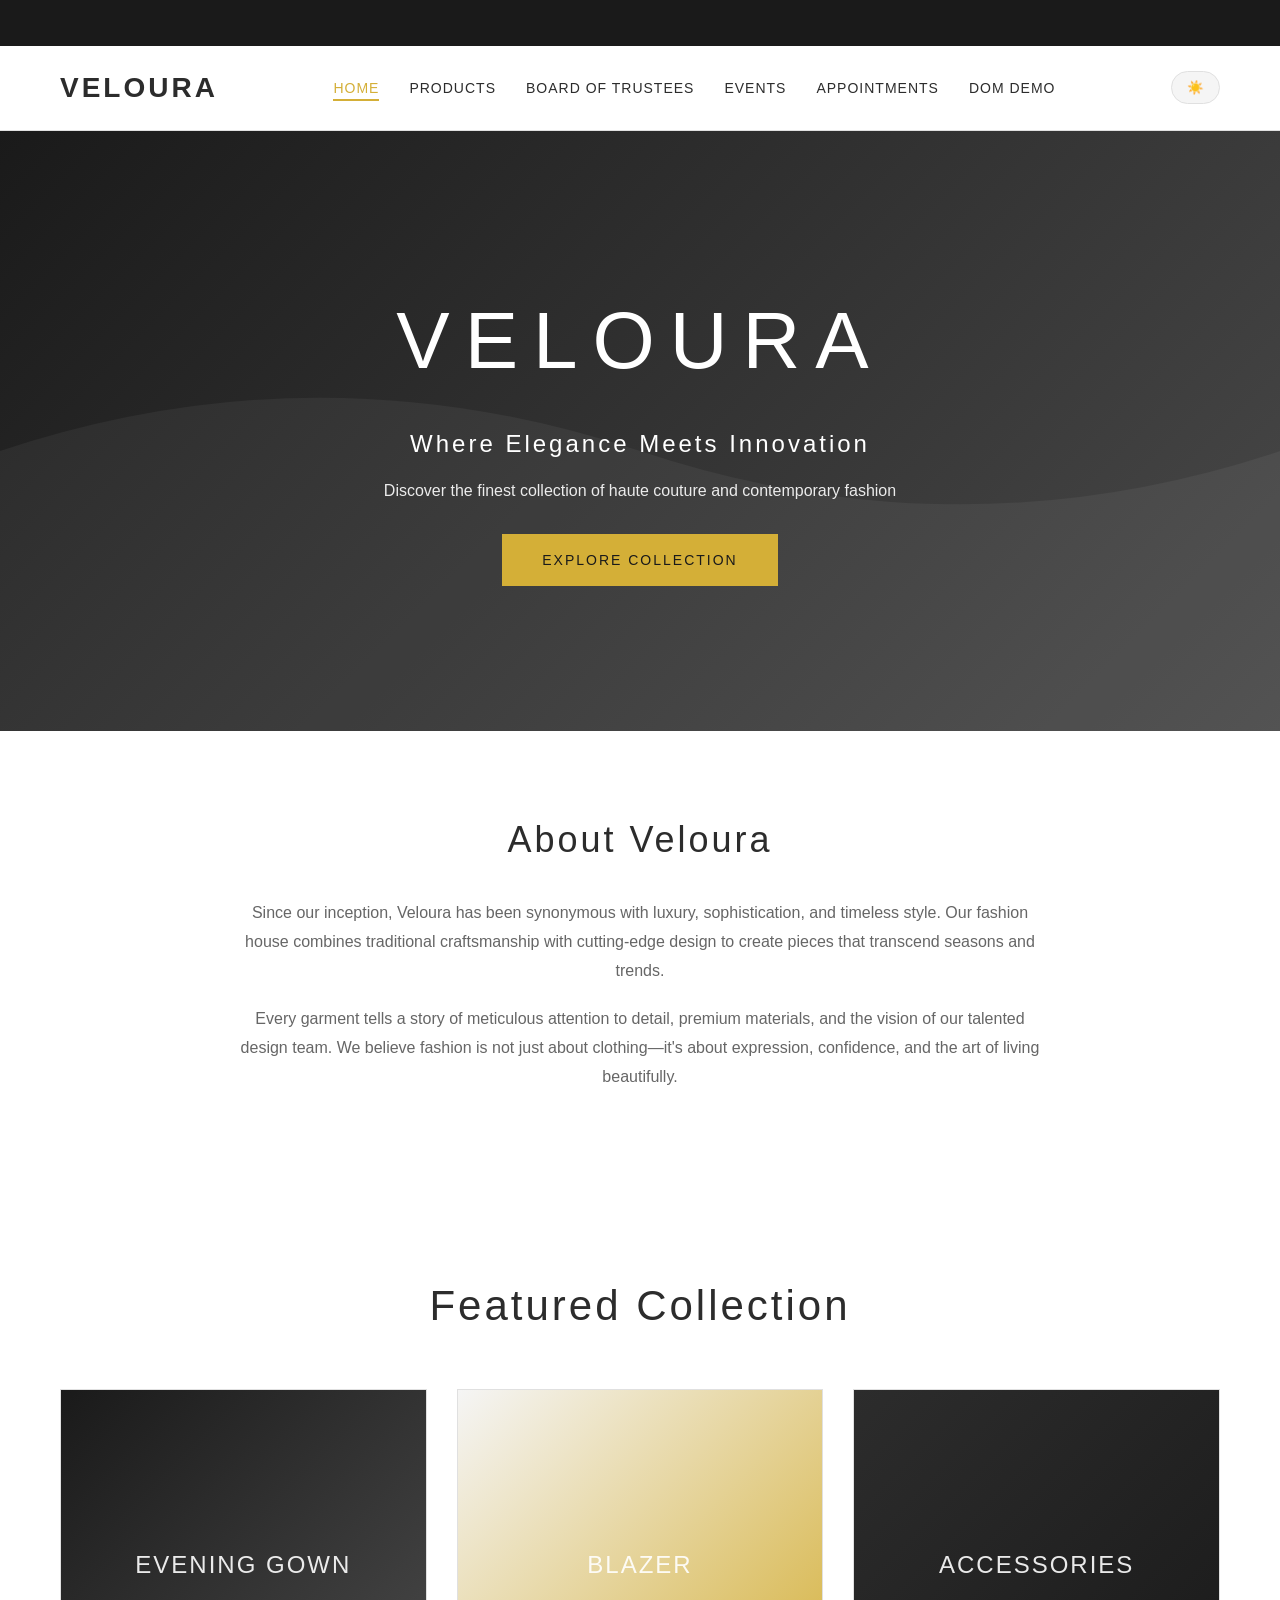
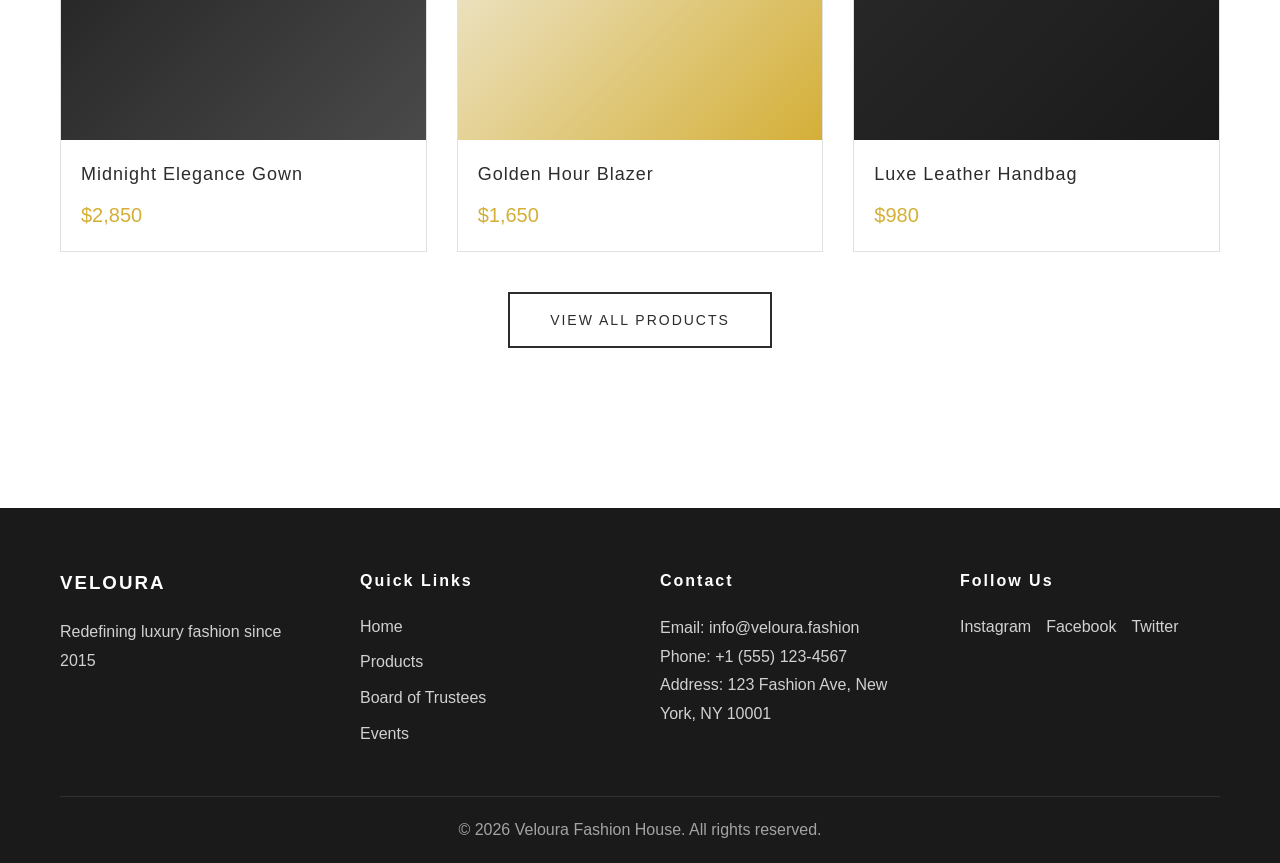
<file: index.html>
<!DOCTYPE html>
<html lang="en">
<head>
    <meta charset="UTF-8">
    <meta name="viewport" content="width=device-width, initial-scale=1.0">
    <title>Veloura Fashion House - Home</title>
    <link rel="stylesheet" href="styles.css">
</head>
<body>
    <!-- Marquee -->
    <div class="marquee">
        <div class="marquee-content">
            <span>Spring Collection Launch - March 30, 2026 | Exclusive VIP Event - April 15, 2026 | Fashion Week Paris - May 20-25, 2026 | Summer Sale Starting June 1st</span>
        </div>
    </div>

    <!-- Navigation -->
    <nav class="navbar">
        <div class="container">
            <div class="nav-brand">VELOURA</div>
            <button class="nav-toggle" id="navToggle">
                <span></span>
                <span></span>
                <span></span>
            </button>
            <ul class="nav-menu" id="navMenu">
                <li><a href="index.html" class="active">Home</a></li>
                <li><a href="products.html">Products</a></li>
                <li><a href="team.html">Board of Trustees</a></li>
                <li><a href="events.html">Events</a></li>
                <li><a href="contact.html">Appointments</a></li>
                <li><a href="dom.html">DOM Demo</a></li>
            </ul>
            <button class="theme-toggle" id="themeToggle">
                <span class="sun">☀️</span>
                <span class="moon">🌙</span>
            </button>
        </div>
    </nav>

    <!-- Hero Section -->
    <section class="hero">
        <div class="hero-content">
            <h1 class="hero-title">VELOURA</h1>
            <p class="hero-subtitle">Where Elegance Meets Innovation</p>
            <p class="hero-description">Discover the finest collection of haute couture and contemporary fashion</p>
            <a href="products.html" class="btn btn-primary">Explore Collection</a>
        </div>
    </section>

    <!-- About Section -->
    <section class="about-section">
        <div class="container">
            <div class="about-content">
                <h2>About Veloura</h2>
                <p class="about-text">
                    Since our inception, Veloura has been synonymous with luxury, sophistication, and timeless style.
                    Our fashion house combines traditional craftsmanship with cutting-edge design to create pieces that
                    transcend seasons and trends.
                </p>
                <p class="about-text">
                    Every garment tells a story of meticulous attention to detail, premium materials, and the vision
                    of our talented design team. We believe fashion is not just about clothing—it's about expression,
                    confidence, and the art of living beautifully.
                </p>
            </div>
        </div>
    </section>

    <!-- Featured Products -->
    <section class="featured-products">
        <div class="container">
            <h2 class="section-title">Featured Collection</h2>
            <div class="products-grid">
                <div class="product-card">
                    <div class="product-image" style="background: linear-gradient(135deg, #1a1a1a 0%, #4a4a4a 100%);">
                        <div class="product-placeholder">Evening Gown</div>
                    </div>
                    <div class="product-info">
                        <h3>Midnight Elegance Gown</h3>
                        <p class="product-price">$2,850</p>
                    </div>
                </div>
                <div class="product-card">
                    <div class="product-image" style="background: linear-gradient(135deg, #f5f5f5 0%, #d4af37 100%);">
                        <div class="product-placeholder">Blazer</div>
                    </div>
                    <div class="product-info">
                        <h3>Golden Hour Blazer</h3>
                        <p class="product-price">$1,650</p>
                    </div>
                </div>
                <div class="product-card">
                    <div class="product-image" style="background: linear-gradient(135deg, #2c2c2c 0%, #1a1a1a 100%);">
                        <div class="product-placeholder">Accessories</div>
                    </div>
                    <div class="product-info">
                        <h3>Luxe Leather Handbag</h3>
                        <p class="product-price">$980</p>
                    </div>
                </div>
            </div>
            <div class="text-center" style="margin-top: 40px;">
                <a href="products.html" class="btn btn-secondary">View All Products</a>
            </div>
        </div>
    </section>

    <!-- Footer -->
    <footer class="footer">
        <div class="container">
            <div class="footer-grid">
                <div class="footer-section">
                    <h3>VELOURA</h3>
                    <p>Redefining luxury fashion since 2015</p>
                </div>
                <div class="footer-section">
                    <h4>Quick Links</h4>
                    <ul>
                        <li><a href="index.html">Home</a></li>
                        <li><a href="products.html">Products</a></li>
                        <li><a href="team.html">Board of Trustees</a></li>
                        <li><a href="events.html">Events</a></li>
                    </ul>
                </div>
                <div class="footer-section">
                    <h4>Contact</h4>
                    <p>Email: info@veloura.fashion</p>
                    <p>Phone: +1 (555) 123-4567</p>
                    <p>Address: 123 Fashion Ave, New York, NY 10001</p>
                </div>
                <div class="footer-section">
                    <h4>Follow Us</h4>
                    <div class="social-links">
                        <a href="#" class="social-link">Instagram</a>
                        <a href="#" class="social-link">Facebook</a>
                        <a href="#" class="social-link">Twitter</a>
                    </div>
                </div>
            </div>
            <div class="footer-bottom">
                <p>&copy; 2026 Veloura Fashion House. All rights reserved.</p>
            </div>
        </div>
    </footer>

    <script src="script.js"></script>
</body>
</html>
</file>
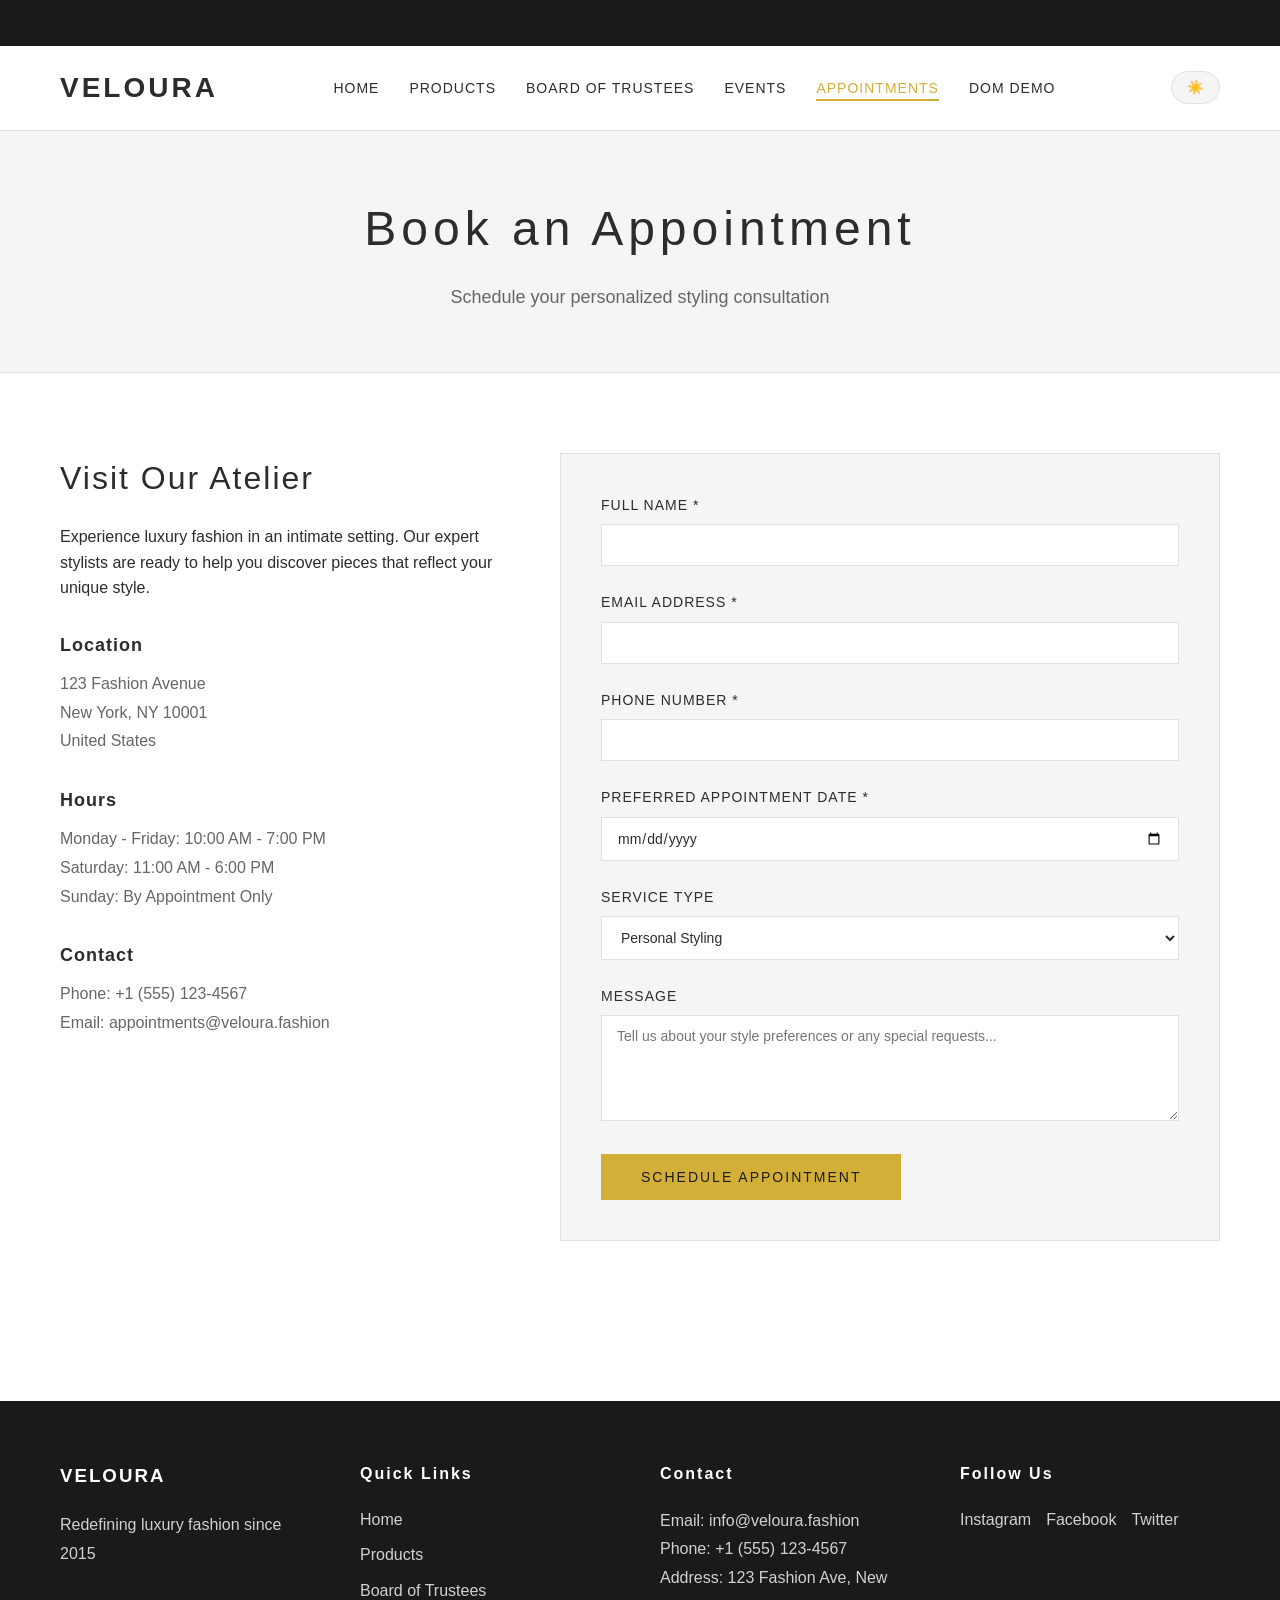
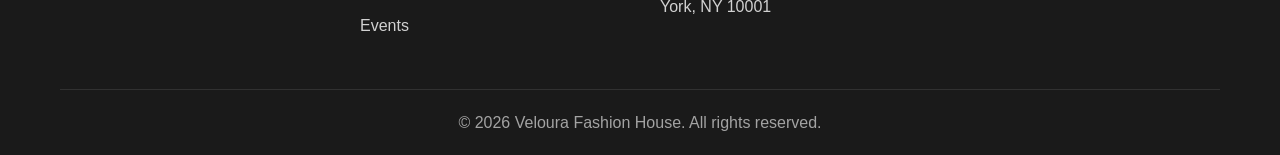
<file: contact.html>
<!DOCTYPE html>
<html lang="en">
<head>
    <meta charset="UTF-8">
    <meta name="viewport" content="width=device-width, initial-scale=1.0">
    <title>Appointments - Veloura Fashion House</title>
    <link rel="stylesheet" href="styles.css">
</head>
<body>
    <!-- Marquee -->
    <div class="marquee">
        <div class="marquee-content">
            <span>Spring Collection Launch - March 30, 2026 | Exclusive VIP Event - April 15, 2026 | Fashion Week Paris - May 20-25, 2026 | Summer Sale Starting June 1st</span>
        </div>
    </div>

    <!-- Navigation -->
    <nav class="navbar">
        <div class="container">
            <div class="nav-brand">VELOURA</div>
            <button class="nav-toggle" id="navToggle">
                <span></span>
                <span></span>
                <span></span>
            </button>
            <ul class="nav-menu" id="navMenu">
                <li><a href="index.html">Home</a></li>
                <li><a href="products.html">Products</a></li>
                <li><a href="team.html">Board of Trustees</a></li>
                <li><a href="events.html">Events</a></li>
                <li><a href="contact.html" class="active">Appointments</a></li>
                <li><a href="dom.html">DOM Demo</a></li>
            </ul>
            <button class="theme-toggle" id="themeToggle">
                <span class="sun">☀️</span>
                <span class="moon">🌙</span>
            </button>
        </div>
    </nav>

    <!-- Page Header -->
    <section class="page-header">
        <div class="container">
            <h1>Book an Appointment</h1>
            <p>Schedule your personalized styling consultation</p>
        </div>
    </section>

    <!-- Contact Form Section -->
    <section class="contact-section">
        <div class="container">
            <div class="contact-grid">
                <div class="contact-info">
                    <h2>Visit Our Atelier</h2>
                    <p>Experience luxury fashion in an intimate setting. Our expert stylists are ready to help you discover pieces that reflect your unique style.</p>

                    <div class="info-block">
                        <h3>Location</h3>
                        <p>123 Fashion Avenue<br>New York, NY 10001<br>United States</p>
                    </div>

                    <div class="info-block">
                        <h3>Hours</h3>
                        <p>Monday - Friday: 10:00 AM - 7:00 PM<br>
                        Saturday: 11:00 AM - 6:00 PM<br>
                        Sunday: By Appointment Only</p>
                    </div>

                    <div class="info-block">
                        <h3>Contact</h3>
                        <p>Phone: +1 (555) 123-4567<br>
                        Email: appointments@veloura.fashion</p>
                    </div>
                </div>

                <div class="contact-form-container">
                    <form id="appointmentForm" class="contact-form" novalidate>
                        <div class="form-group">
                            <label for="name">Full Name *</label>
                            <input type="text" id="name" name="name" required>
                            <span class="error-message" id="nameError"></span>
                        </div>

                        <div class="form-group">
                            <label for="email">Email Address *</label>
                            <input type="email" id="email" name="email" required>
                            <span class="error-message" id="emailError"></span>
                        </div>

                        <div class="form-group">
                            <label for="phone">Phone Number *</label>
                            <input type="tel" id="phone" name="phone" required>
                            <span class="error-message" id="phoneError"></span>
                        </div>

                        <div class="form-group">
                            <label for="date">Preferred Appointment Date *</label>
                            <input type="date" id="date" name="date" required>
                            <span class="error-message" id="dateError"></span>
                        </div>

                        <div class="form-group">
                            <label for="service">Service Type</label>
                            <select id="service" name="service">
                                <option value="styling">Personal Styling</option>
                                <option value="fitting">Custom Fitting</option>
                                <option value="consultation">Design Consultation</option>
                                <option value="vip">VIP Experience</option>
                            </select>
                        </div>

                        <div class="form-group">
                            <label for="message">Message</label>
                            <textarea id="message" name="message" rows="5" placeholder="Tell us about your style preferences or any special requests..."></textarea>
                        </div>

                        <button type="submit" class="btn btn-primary">Schedule Appointment</button>
                    </form>

                    <div id="successMessage" class="success-message" style="display: none;">
                        <h3>✓ Appointment Request Received!</h3>
                        <p>Thank you for choosing Veloura. We'll contact you shortly to confirm your appointment.</p>
                    </div>
                </div>
            </div>
        </div>
    </section>

    <!-- Footer -->
    <footer class="footer">
        <div class="container">
            <div class="footer-grid">
                <div class="footer-section">
                    <h3>VELOURA</h3>
                    <p>Redefining luxury fashion since 2015</p>
                </div>
                <div class="footer-section">
                    <h4>Quick Links</h4>
                    <ul>
                        <li><a href="index.html">Home</a></li>
                        <li><a href="products.html">Products</a></li>
                        <li><a href="team.html">Board of Trustees</a></li>
                        <li><a href="events.html">Events</a></li>
                    </ul>
                </div>
                <div class="footer-section">
                    <h4>Contact</h4>
                    <p>Email: info@veloura.fashion</p>
                    <p>Phone: +1 (555) 123-4567</p>
                    <p>Address: 123 Fashion Ave, New York, NY 10001</p>
                </div>
                <div class="footer-section">
                    <h4>Follow Us</h4>
                    <div class="social-links">
                        <a href="#" class="social-link">Instagram</a>
                        <a href="#" class="social-link">Facebook</a>
                        <a href="#" class="social-link">Twitter</a>
                    </div>
                </div>
            </div>
            <div class="footer-bottom">
                <p>&copy; 2026 Veloura Fashion House. All rights reserved.</p>
            </div>
        </div>
    </footer>

    <script src="script.js"></script>
</body>
</html>
</file>
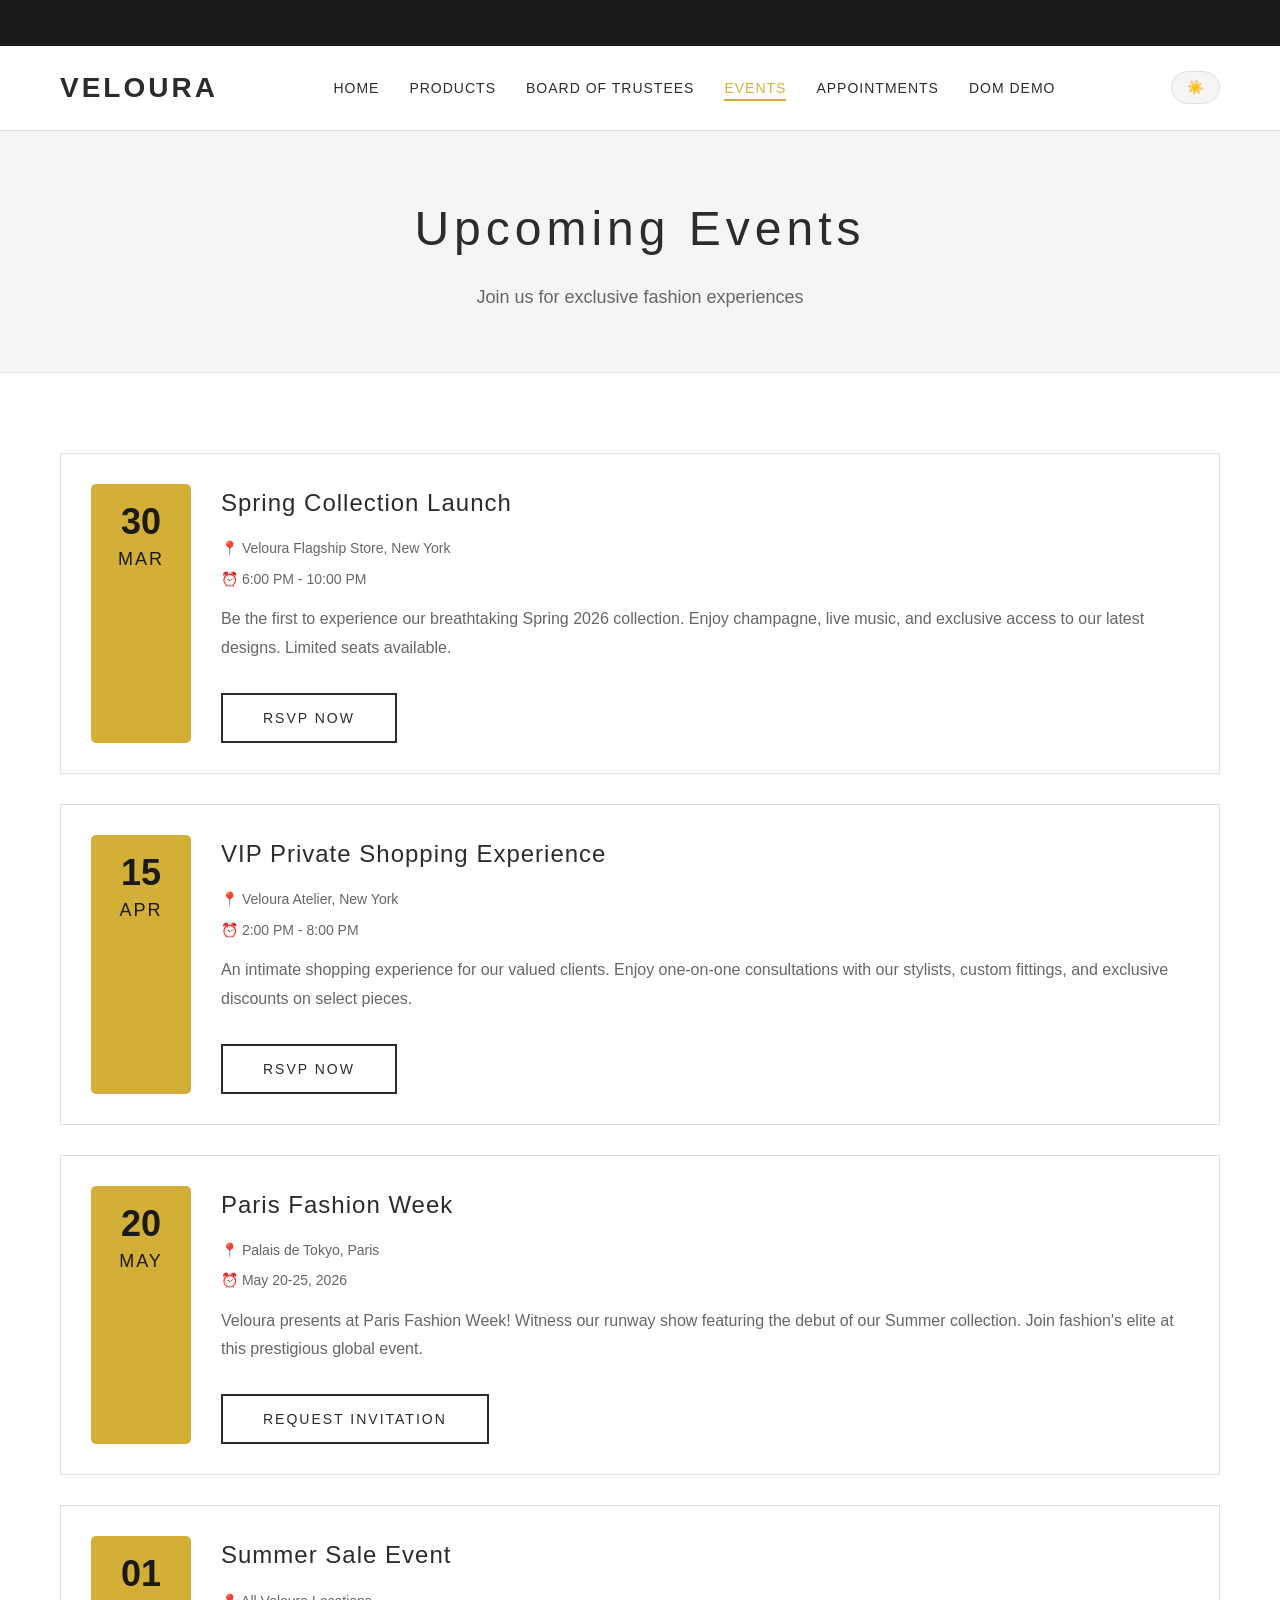
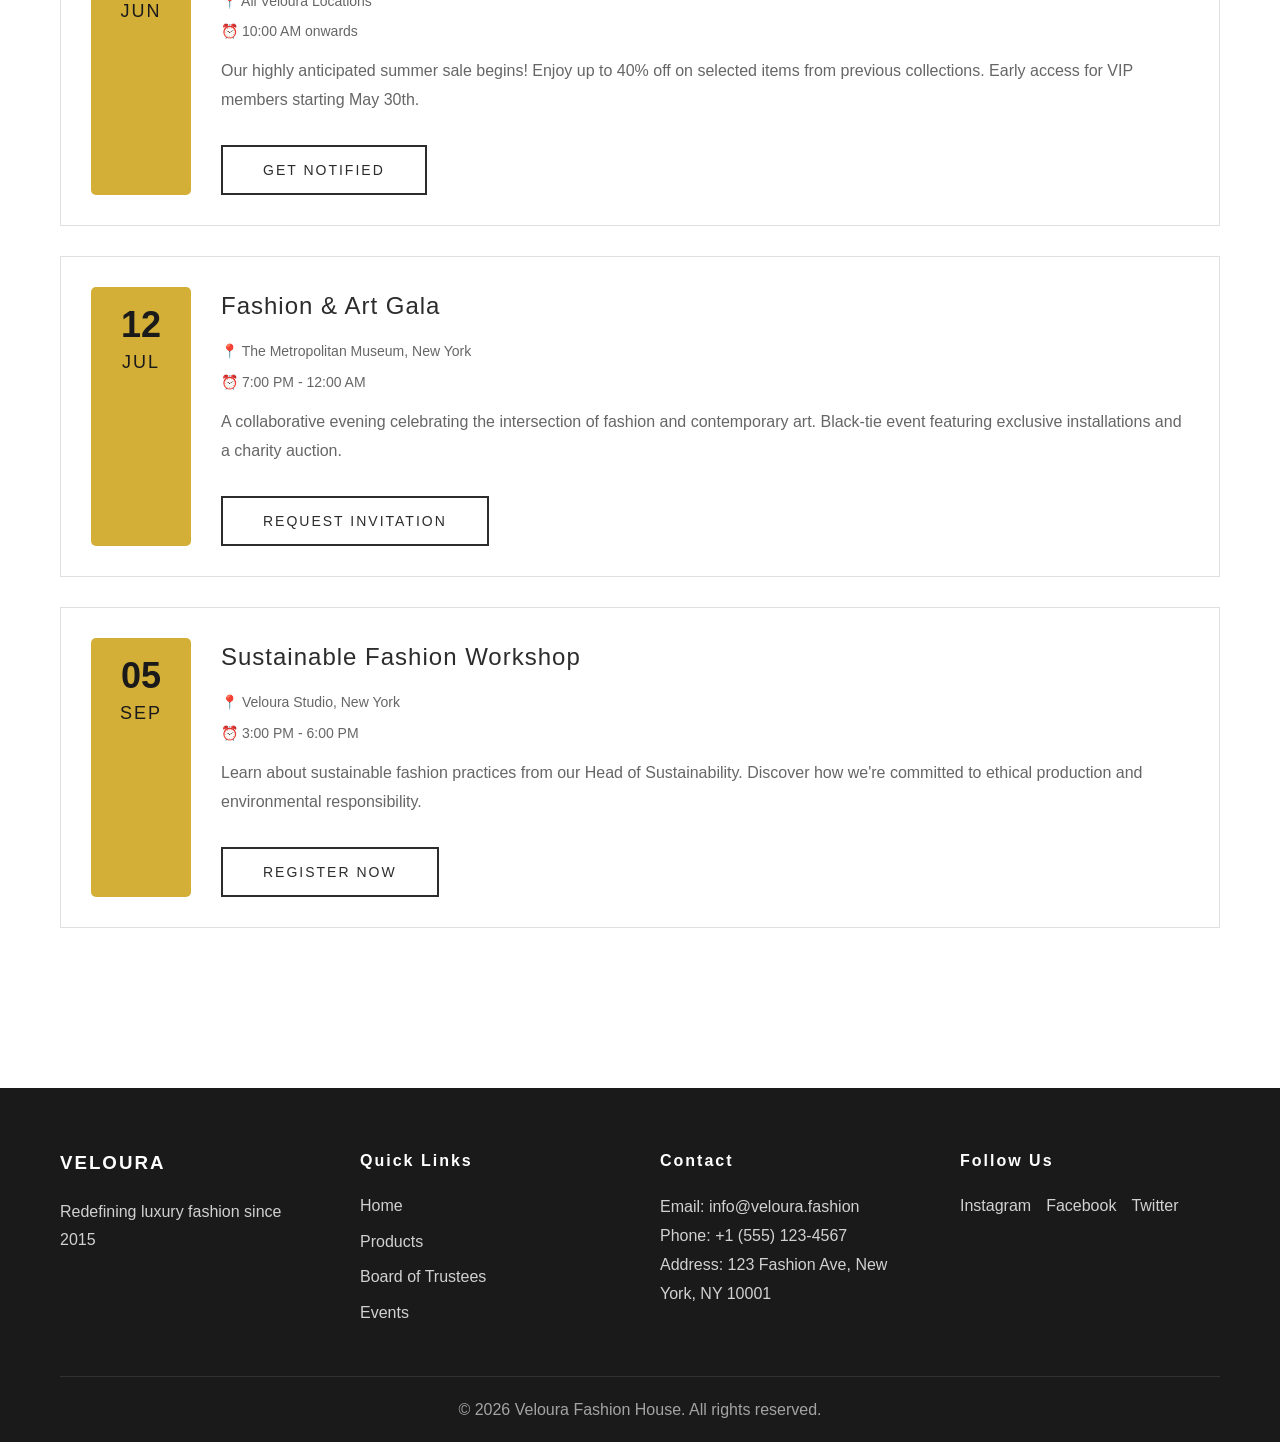
<file: events.html>
<!DOCTYPE html>
<html lang="en">
<head>
    <meta charset="UTF-8">
    <meta name="viewport" content="width=device-width, initial-scale=1.0">
    <title>Upcoming Events - Veloura Fashion House</title>
    <link rel="stylesheet" href="styles.css">
</head>
<body>
    <!-- Marquee -->
    <div class="marquee">
        <div class="marquee-content">
            <span>Spring Collection Launch - March 30, 2026 | Exclusive VIP Event - April 15, 2026 | Fashion Week Paris - May 20-25, 2026 | Summer Sale Starting June 1st</span>
        </div>
    </div>

    <!-- Navigation -->
    <nav class="navbar">
        <div class="container">
            <div class="nav-brand">VELOURA</div>
            <button class="nav-toggle" id="navToggle">
                <span></span>
                <span></span>
                <span></span>
            </button>
            <ul class="nav-menu" id="navMenu">
                <li><a href="index.html">Home</a></li>
                <li><a href="products.html">Products</a></li>
                <li><a href="team.html">Board of Trustees</a></li>
                <li><a href="events.html" class="active">Events</a></li>
                <li><a href="contact.html">Appointments</a></li>
                <li><a href="dom.html">DOM Demo</a></li>
            </ul>
            <button class="theme-toggle" id="themeToggle">
                <span class="sun">☀️</span>
                <span class="moon">🌙</span>
            </button>
        </div>
    </nav>

    <!-- Page Header -->
    <section class="page-header">
        <div class="container">
            <h1>Upcoming Events</h1>
            <p>Join us for exclusive fashion experiences</p>
        </div>
    </section>

    <!-- Events Section -->
    <section class="events-section">
        <div class="container">
            <div class="events-grid">
                <div class="event-card">
                    <div class="event-date">
                        <div class="date-day">30</div>
                        <div class="date-month">MAR</div>
                    </div>
                    <div class="event-content">
                        <h3>Spring Collection Launch</h3>
                        <p class="event-location">📍 Veloura Flagship Store, New York</p>
                        <p class="event-time">⏰ 6:00 PM - 10:00 PM</p>
                        <p class="event-description">
                            Be the first to experience our breathtaking Spring 2026 collection. Enjoy champagne,
                            live music, and exclusive access to our latest designs. Limited seats available.
                        </p>
                        <button class="btn btn-secondary event-btn" onclick="rsvpEvent('Spring Collection Launch')">RSVP Now</button>
                    </div>
                </div>

                <div class="event-card">
                    <div class="event-date">
                        <div class="date-day">15</div>
                        <div class="date-month">APR</div>
                    </div>
                    <div class="event-content">
                        <h3>VIP Private Shopping Experience</h3>
                        <p class="event-location">📍 Veloura Atelier, New York</p>
                        <p class="event-time">⏰ 2:00 PM - 8:00 PM</p>
                        <p class="event-description">
                            An intimate shopping experience for our valued clients. Enjoy one-on-one consultations
                            with our stylists, custom fittings, and exclusive discounts on select pieces.
                        </p>
                        <button class="btn btn-secondary event-btn" onclick="rsvpEvent('VIP Private Shopping Experience')">RSVP Now</button>
                    </div>
                </div>

                <div class="event-card">
                    <div class="event-date">
                        <div class="date-day">20</div>
                        <div class="date-month">MAY</div>
                    </div>
                    <div class="event-content">
                        <h3>Paris Fashion Week</h3>
                        <p class="event-location">📍 Palais de Tokyo, Paris</p>
                        <p class="event-time">⏰ May 20-25, 2026</p>
                        <p class="event-description">
                            Veloura presents at Paris Fashion Week! Witness our runway show featuring the debut
                            of our Summer collection. Join fashion's elite at this prestigious global event.
                        </p>
                        <button class="btn btn-secondary event-btn" onclick="rsvpEvent('Paris Fashion Week')">Request Invitation</button>
                    </div>
                </div>

                <div class="event-card">
                    <div class="event-date">
                        <div class="date-day">01</div>
                        <div class="date-month">JUN</div>
                    </div>
                    <div class="event-content">
                        <h3>Summer Sale Event</h3>
                        <p class="event-location">📍 All Veloura Locations</p>
                        <p class="event-time">⏰ 10:00 AM onwards</p>
                        <p class="event-description">
                            Our highly anticipated summer sale begins! Enjoy up to 40% off on selected items
                            from previous collections. Early access for VIP members starting May 30th.
                        </p>
                        <button class="btn btn-secondary event-btn" onclick="rsvpEvent('Summer Sale Event')">Get Notified</button>
                    </div>
                </div>

                <div class="event-card">
                    <div class="event-date">
                        <div class="date-day">12</div>
                        <div class="date-month">JUL</div>
                    </div>
                    <div class="event-content">
                        <h3>Fashion & Art Gala</h3>
                        <p class="event-location">📍 The Metropolitan Museum, New York</p>
                        <p class="event-time">⏰ 7:00 PM - 12:00 AM</p>
                        <p class="event-description">
                            A collaborative evening celebrating the intersection of fashion and contemporary art.
                            Black-tie event featuring exclusive installations and a charity auction.
                        </p>
                        <button class="btn btn-secondary event-btn" onclick="rsvpEvent('Fashion & Art Gala')">Request Invitation</button>
                    </div>
                </div>

                <div class="event-card">
                    <div class="event-date">
                        <div class="date-day">05</div>
                        <div class="date-month">SEP</div>
                    </div>
                    <div class="event-content">
                        <h3>Sustainable Fashion Workshop</h3>
                        <p class="event-location">📍 Veloura Studio, New York</p>
                        <p class="event-time">⏰ 3:00 PM - 6:00 PM</p>
                        <p class="event-description">
                            Learn about sustainable fashion practices from our Head of Sustainability. Discover
                            how we're committed to ethical production and environmental responsibility.
                        </p>
                        <button class="btn btn-secondary event-btn" onclick="rsvpEvent('Sustainable Fashion Workshop')">Register Now</button>
                    </div>
                </div>
            </div>
        </div>
    </section>

    <!-- Footer -->
    <footer class="footer">
        <div class="container">
            <div class="footer-grid">
                <div class="footer-section">
                    <h3>VELOURA</h3>
                    <p>Redefining luxury fashion since 2015</p>
                </div>
                <div class="footer-section">
                    <h4>Quick Links</h4>
                    <ul>
                        <li><a href="index.html">Home</a></li>
                        <li><a href="products.html">Products</a></li>
                        <li><a href="team.html">Board of Trustees</a></li>
                        <li><a href="events.html">Events</a></li>
                    </ul>
                </div>
                <div class="footer-section">
                    <h4>Contact</h4>
                    <p>Email: info@veloura.fashion</p>
                    <p>Phone: +1 (555) 123-4567</p>
                    <p>Address: 123 Fashion Ave, New York, NY 10001</p>
                </div>
                <div class="footer-section">
                    <h4>Follow Us</h4>
                    <div class="social-links">
                        <a href="#" class="social-link">Instagram</a>
                        <a href="#" class="social-link">Facebook</a>
                        <a href="#" class="social-link">Twitter</a>
                    </div>
                </div>
            </div>
            <div class="footer-bottom">
                <p>&copy; 2026 Veloura Fashion House. All rights reserved.</p>
            </div>
        </div>
    </footer>

    <script src="script.js"></script>
</body>
</html>
</file>
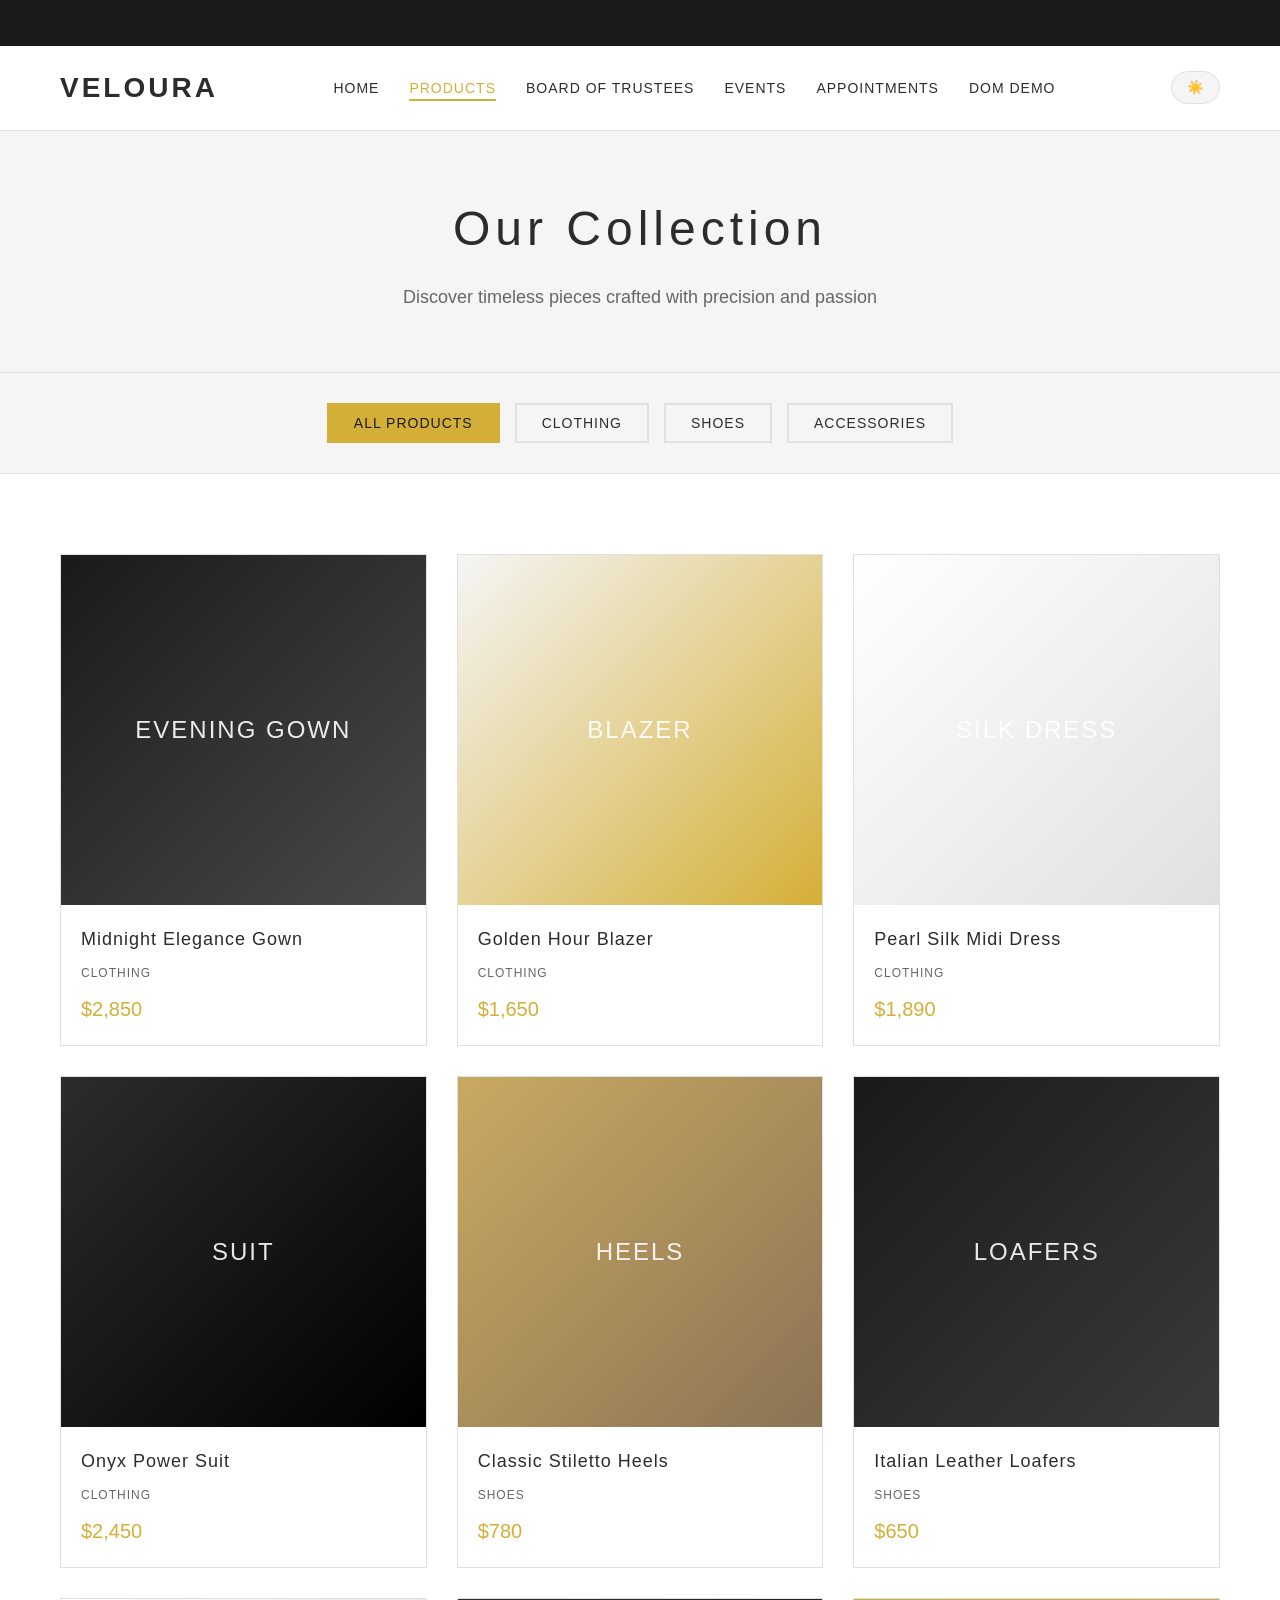
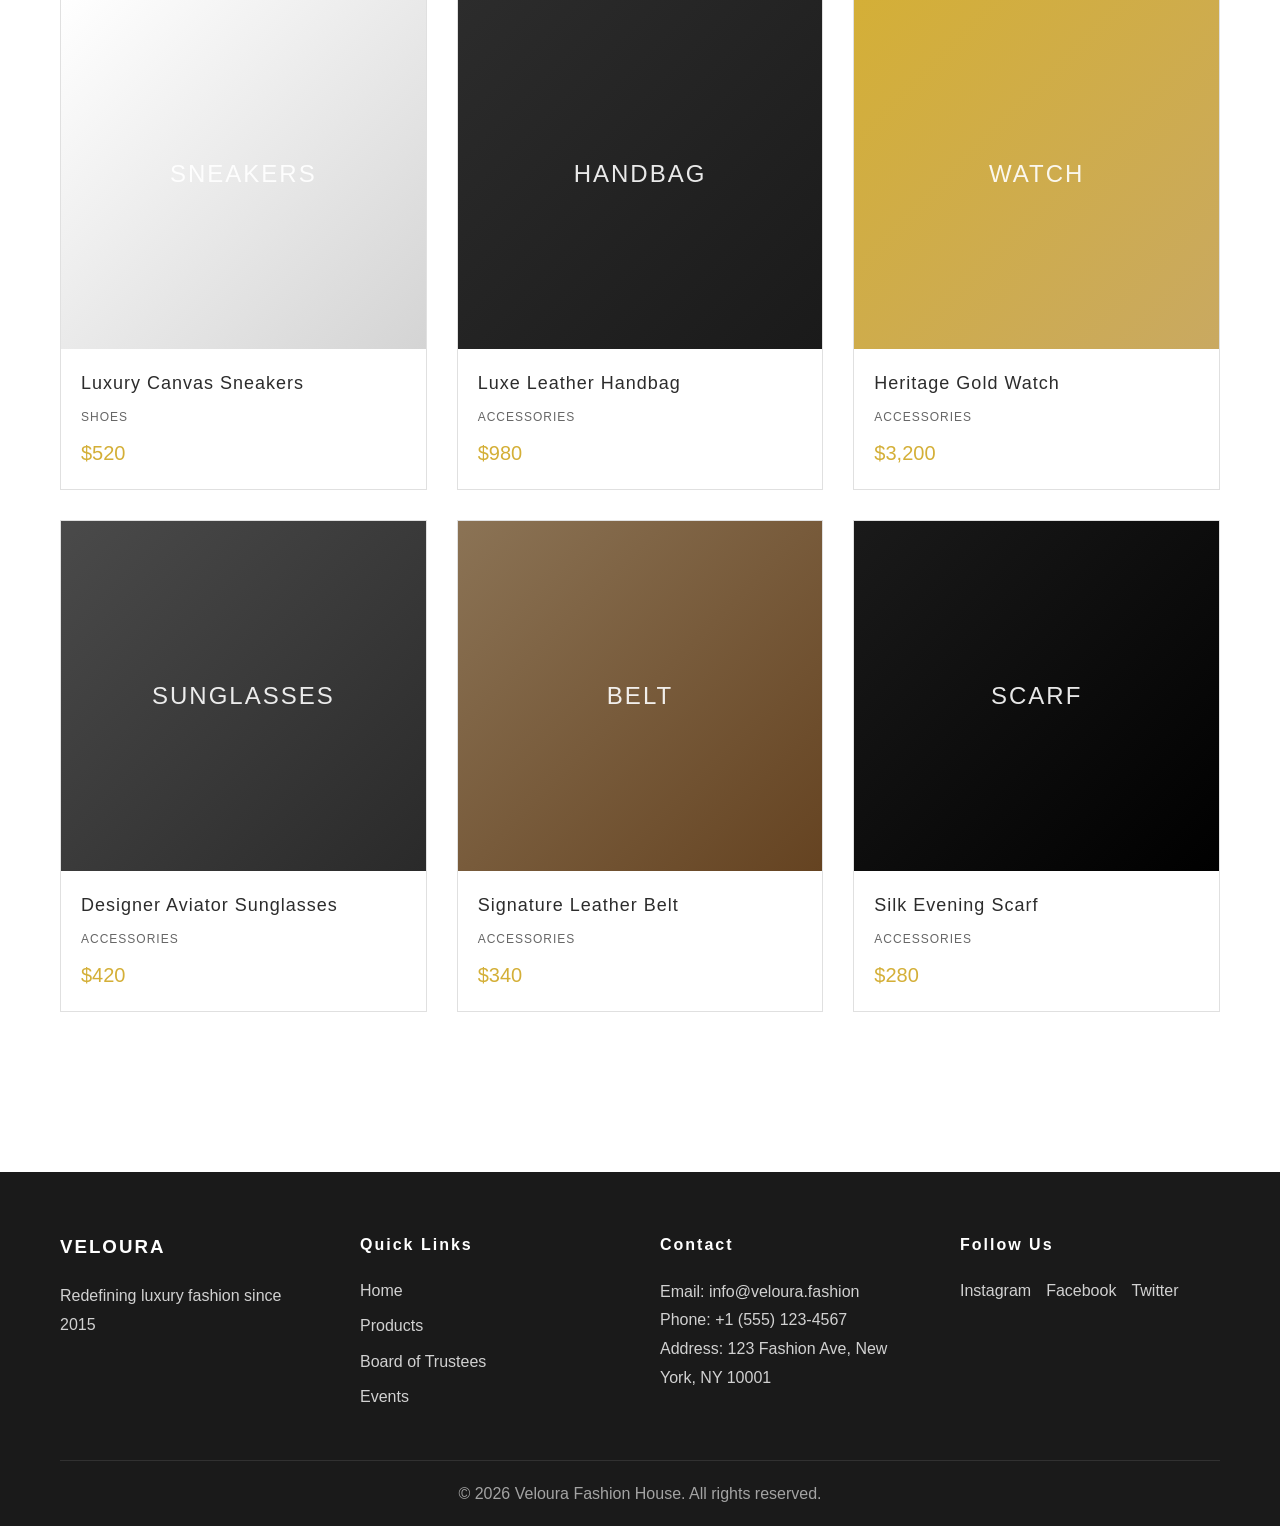
<file: products.html>
<!DOCTYPE html>
<html lang="en">
<head>
    <meta charset="UTF-8">
    <meta name="viewport" content="width=device-width, initial-scale=1.0">
    <title>Products - Veloura Fashion House</title>
    <link rel="stylesheet" href="styles.css">
</head>
<body>
    <!-- Marquee -->
    <div class="marquee">
        <div class="marquee-content">
            <span>Spring Collection Launch - March 30, 2026 | Exclusive VIP Event - April 15, 2026 | Fashion Week Paris - May 20-25, 2026 | Summer Sale Starting June 1st</span>
        </div>
    </div>

    <!-- Navigation -->
    <nav class="navbar">
        <div class="container">
            <div class="nav-brand">VELOURA</div>
            <button class="nav-toggle" id="navToggle">
                <span></span>
                <span></span>
                <span></span>
            </button>
            <ul class="nav-menu" id="navMenu">
                <li><a href="index.html">Home</a></li>
                <li><a href="products.html" class="active">Products</a></li>
                <li><a href="team.html">Board of Trustees</a></li>
                <li><a href="events.html">Events</a></li>
                <li><a href="contact.html">Appointments</a></li>
                <li><a href="dom.html">DOM Demo</a></li>
            </ul>
            <button class="theme-toggle" id="themeToggle">
                <span class="sun">☀️</span>
                <span class="moon">🌙</span>
            </button>
        </div>
    </nav>

    <!-- Page Header -->
    <section class="page-header">
        <div class="container">
            <h1>Our Collection</h1>
            <p>Discover timeless pieces crafted with precision and passion</p>
        </div>
    </section>

    <!-- Filter Section -->
    <section class="filter-section">
        <div class="container">
            <div class="filters">
                <button class="filter-btn active" data-category="all">All Products</button>
                <button class="filter-btn" data-category="clothing">Clothing</button>
                <button class="filter-btn" data-category="shoes">Shoes</button>
                <button class="filter-btn" data-category="accessories">Accessories</button>
            </div>
        </div>
    </section>

    <!-- Products Grid -->
    <section class="products-section">
        <div class="container">
            <div class="products-grid" id="productsGrid">
                <!-- Clothing -->
                <div class="product-card" data-category="clothing">
                    <div class="product-image" style="background: linear-gradient(135deg, #1a1a1a 0%, #4a4a4a 100%);">
                        <div class="product-placeholder">Evening Gown</div>
                    </div>
                    <div class="product-info">
                        <h3>Midnight Elegance Gown</h3>
                        <p class="product-category">Clothing</p>
                        <p class="product-price">$2,850</p>
                    </div>
                </div>

                <div class="product-card" data-category="clothing">
                    <div class="product-image" style="background: linear-gradient(135deg, #f5f5f5 0%, #d4af37 100%);">
                        <div class="product-placeholder">Blazer</div>
                    </div>
                    <div class="product-info">
                        <h3>Golden Hour Blazer</h3>
                        <p class="product-category">Clothing</p>
                        <p class="product-price">$1,650</p>
                    </div>
                </div>

                <div class="product-card" data-category="clothing">
                    <div class="product-image" style="background: linear-gradient(135deg, #ffffff 0%, #e0e0e0 100%);">
                        <div class="product-placeholder">Silk Dress</div>
                    </div>
                    <div class="product-info">
                        <h3>Pearl Silk Midi Dress</h3>
                        <p class="product-category">Clothing</p>
                        <p class="product-price">$1,890</p>
                    </div>
                </div>

                <div class="product-card" data-category="clothing">
                    <div class="product-image" style="background: linear-gradient(135deg, #2c2c2c 0%, #000000 100%);">
                        <div class="product-placeholder">Suit</div>
                    </div>
                    <div class="product-info">
                        <h3>Onyx Power Suit</h3>
                        <p class="product-category">Clothing</p>
                        <p class="product-price">$2,450</p>
                    </div>
                </div>

                <!-- Shoes -->
                <div class="product-card" data-category="shoes">
                    <div class="product-image" style="background: linear-gradient(135deg, #c9a961 0%, #8b7355 100%);">
                        <div class="product-placeholder">Heels</div>
                    </div>
                    <div class="product-info">
                        <h3>Classic Stiletto Heels</h3>
                        <p class="product-category">Shoes</p>
                        <p class="product-price">$780</p>
                    </div>
                </div>

                <div class="product-card" data-category="shoes">
                    <div class="product-image" style="background: linear-gradient(135deg, #1a1a1a 0%, #3a3a3a 100%);">
                        <div class="product-placeholder">Loafers</div>
                    </div>
                    <div class="product-info">
                        <h3>Italian Leather Loafers</h3>
                        <p class="product-category">Shoes</p>
                        <p class="product-price">$650</p>
                    </div>
                </div>

                <div class="product-card" data-category="shoes">
                    <div class="product-image" style="background: linear-gradient(135deg, #ffffff 0%, #d4d4d4 100%);">
                        <div class="product-placeholder">Sneakers</div>
                    </div>
                    <div class="product-info">
                        <h3>Luxury Canvas Sneakers</h3>
                        <p class="product-category">Shoes</p>
                        <p class="product-price">$520</p>
                    </div>
                </div>

                <!-- Accessories -->
                <div class="product-card" data-category="accessories">
                    <div class="product-image" style="background: linear-gradient(135deg, #2c2c2c 0%, #1a1a1a 100%);">
                        <div class="product-placeholder">Handbag</div>
                    </div>
                    <div class="product-info">
                        <h3>Luxe Leather Handbag</h3>
                        <p class="product-category">Accessories</p>
                        <p class="product-price">$980</p>
                    </div>
                </div>

                <div class="product-card" data-category="accessories">
                    <div class="product-image" style="background: linear-gradient(135deg, #d4af37 0%, #c9a961 100%);">
                        <div class="product-placeholder">Watch</div>
                    </div>
                    <div class="product-info">
                        <h3>Heritage Gold Watch</h3>
                        <p class="product-category">Accessories</p>
                        <p class="product-price">$3,200</p>
                    </div>
                </div>

                <div class="product-card" data-category="accessories">
                    <div class="product-image" style="background: linear-gradient(135deg, #4a4a4a 0%, #2a2a2a 100%);">
                        <div class="product-placeholder">Sunglasses</div>
                    </div>
                    <div class="product-info">
                        <h3>Designer Aviator Sunglasses</h3>
                        <p class="product-category">Accessories</p>
                        <p class="product-price">$420</p>
                    </div>
                </div>

                <div class="product-card" data-category="accessories">
                    <div class="product-image" style="background: linear-gradient(135deg, #8b7355 0%, #654321 100%);">
                        <div class="product-placeholder">Belt</div>
                    </div>
                    <div class="product-info">
                        <h3>Signature Leather Belt</h3>
                        <p class="product-category">Accessories</p>
                        <p class="product-price">$340</p>
                    </div>
                </div>

                <div class="product-card" data-category="accessories">
                    <div class="product-image" style="background: linear-gradient(135deg, #1a1a1a 0%, #000000 100%);">
                        <div class="product-placeholder">Scarf</div>
                    </div>
                    <div class="product-info">
                        <h3>Silk Evening Scarf</h3>
                        <p class="product-category">Accessories</p>
                        <p class="product-price">$280</p>
                    </div>
                </div>
            </div>
        </div>
    </section>

    <!-- Footer -->
    <footer class="footer">
        <div class="container">
            <div class="footer-grid">
                <div class="footer-section">
                    <h3>VELOURA</h3>
                    <p>Redefining luxury fashion since 2015</p>
                </div>
                <div class="footer-section">
                    <h4>Quick Links</h4>
                    <ul>
                        <li><a href="index.html">Home</a></li>
                        <li><a href="products.html">Products</a></li>
                        <li><a href="team.html">Board of Trustees</a></li>
                        <li><a href="events.html">Events</a></li>
                    </ul>
                </div>
                <div class="footer-section">
                    <h4>Contact</h4>
                    <p>Email: info@veloura.fashion</p>
                    <p>Phone: +1 (555) 123-4567</p>
                    <p>Address: 123 Fashion Ave, New York, NY 10001</p>
                </div>
                <div class="footer-section">
                    <h4>Follow Us</h4>
                    <div class="social-links">
                        <a href="#" class="social-link">Instagram</a>
                        <a href="#" class="social-link">Facebook</a>
                        <a href="#" class="social-link">Twitter</a>
                    </div>
                </div>
            </div>
            <div class="footer-bottom">
                <p>&copy; 2026 Veloura Fashion House. All rights reserved.</p>
            </div>
        </div>
    </footer>

    <script src="script.js"></script>
</body>
</html>
</file>
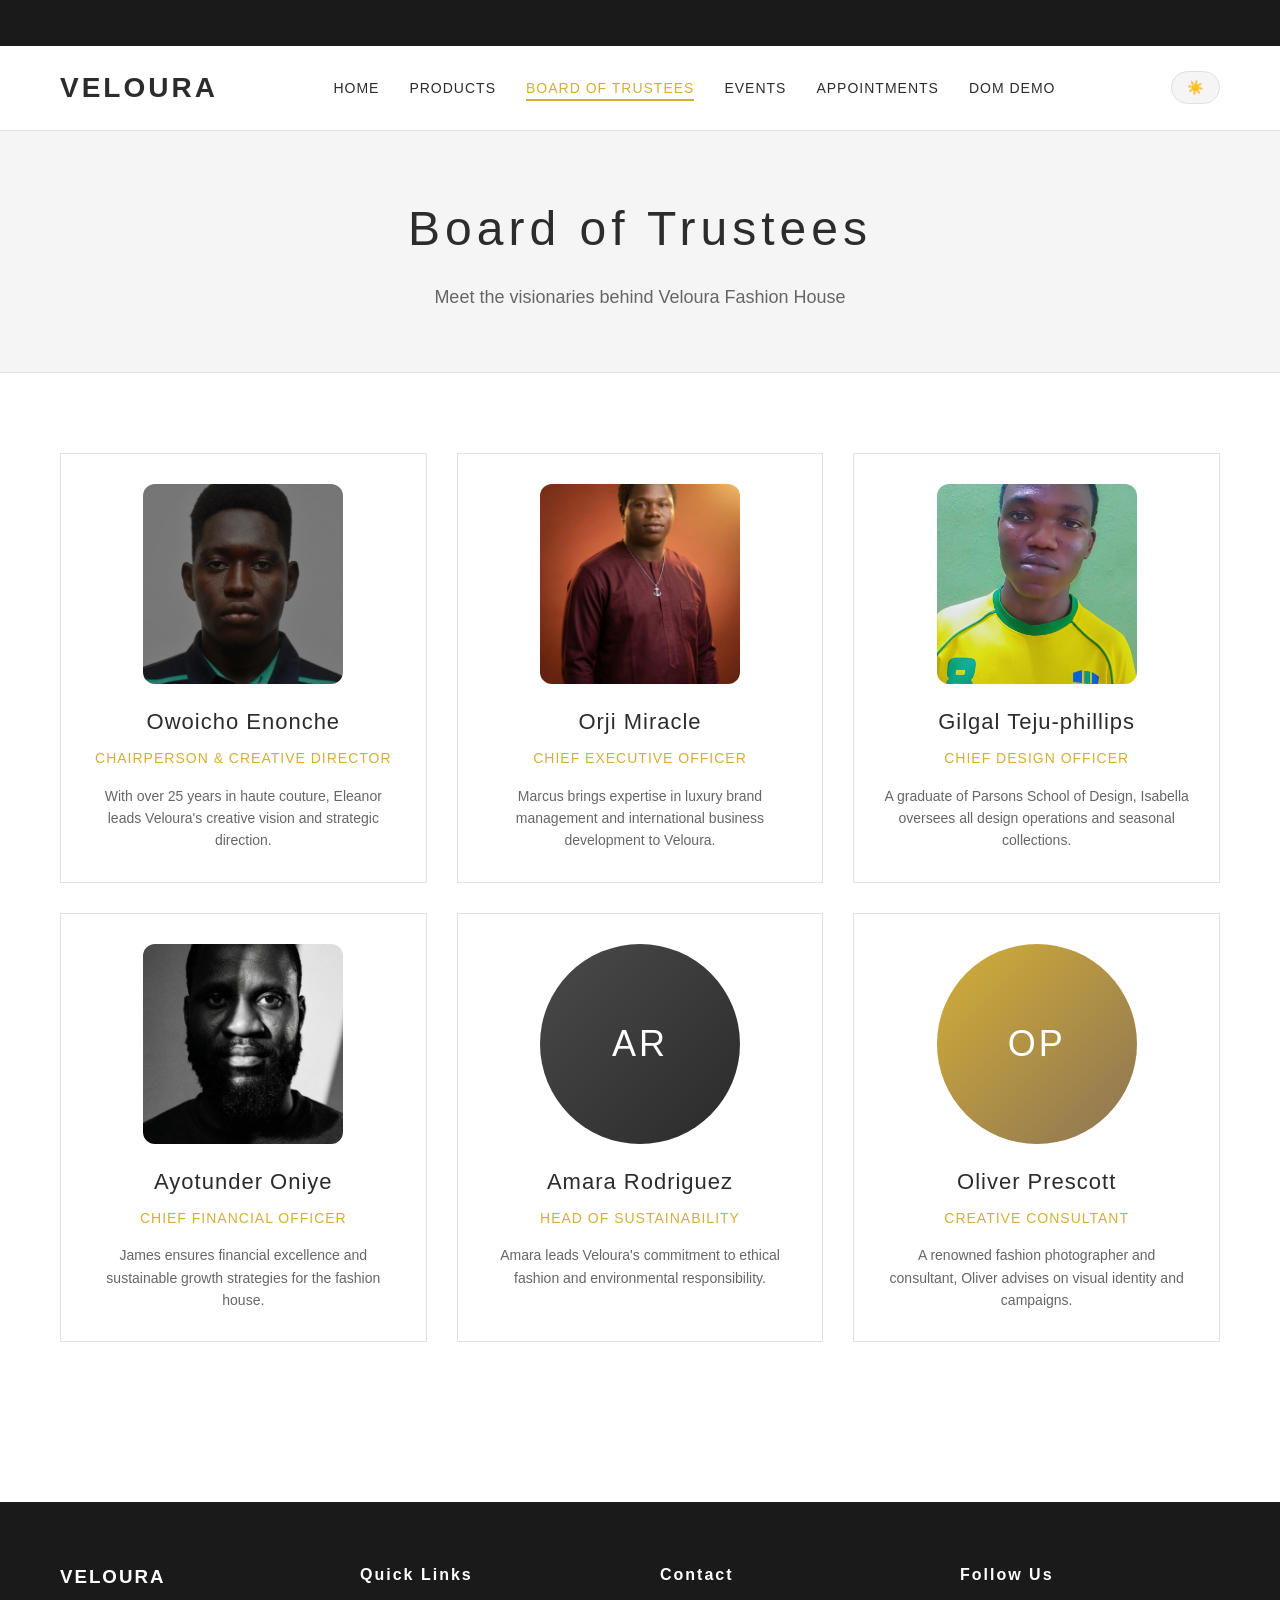
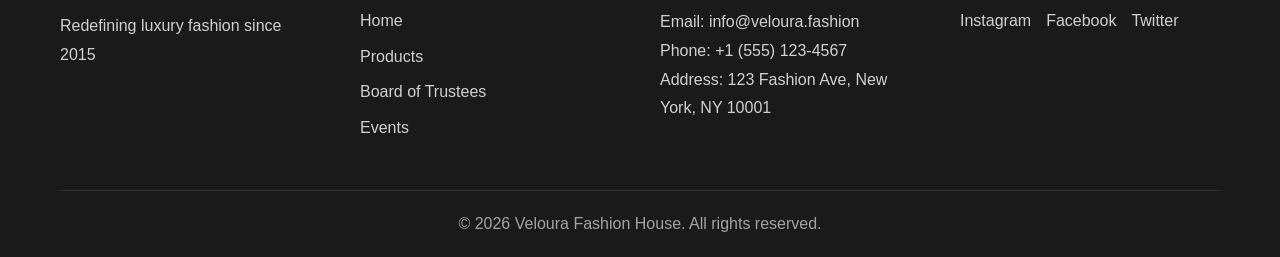
<file: team.html>
<!DOCTYPE html>
<html lang="en">
<head>
    <meta charset="UTF-8">
    <meta name="viewport" content="width=device-width, initial-scale=1.0">
    <title>Board of Trustees - Veloura Fashion House</title>
    <link rel="stylesheet" href="styles.css">
</head>
<body>
    <!-- Marquee -->
    <div class="marquee">
        <div class="marquee-content">
            <span>Spring Collection Launch - March 30, 2026 | Exclusive VIP Event - April 15, 2026 | Fashion Week Paris - May 20-25, 2026 | Summer Sale Starting June 1st</span>
        </div>
    </div>

    <!-- Navigation -->
    <nav class="navbar">
        <div class="container">
            <div class="nav-brand">VELOURA</div>
            <button class="nav-toggle" id="navToggle">
                <span></span>
                <span></span>
                <span></span>
            </button>
            <ul class="nav-menu" id="navMenu">
                <li><a href="index.html">Home</a></li>
                <li><a href="products.html">Products</a></li>
                <li><a href="team.html" class="active">Board of Trustees</a></li>
                <li><a href="events.html">Events</a></li>
                <li><a href="contact.html">Appointments</a></li>
                <li><a href="dom.html">DOM Demo</a></li>
            </ul>
            <button class="theme-toggle" id="themeToggle">
                <span class="sun">☀️</span>
                <span class="moon">🌙</span>
            </button>
        </div>
    </nav>

    <!-- Page Header -->
    <section class="page-header">
        <div class="container">
            <h1>Board of Trustees</h1>
            <p>Meet the visionaries behind Veloura Fashion House</p>
        </div>
    </section>

    <!-- Team Section -->
    <section class="team-section">
        <div class="container">
            <div class="team-grid">
                <div class="team-card">
                    <div class="team-image" style="background: linear-gradient(135deg, #d4af37 0%, #c9a961 100%);">
                        <img src="assets/enonche.jpg" alt="Owoicho Enonche" style="width: 100%; height: 100%; object-fit: cover; border-radius: 12px;">
                    </div>
                    <div class="team-info">
                        <h3>Owoicho Enonche </h3>
                        <p class="team-role">Chairperson & Creative Director</p>
                        <p class="team-bio">With over 25 years in haute couture, Eleanor leads Veloura's creative vision and strategic direction.</p>
                    </div>
                </div>

                <div class="team-card">
                    <div class="team-image" style="background: linear-gradient(135deg, #1a1a1a 0%, #4a4a4a 100%);">
                        <img src="assets/orji.JPG" alt="Orji Miracle" style="width: 100%; height: 100%; object-fit: cover; border-radius: 12px;">
                    </div>
                    <div class="team-info">
                        <h3>Orji Miracle</h3>
                        <p class="team-role">Chief Executive Officer</p>
                        <p class="team-bio">Marcus brings expertise in luxury brand management and international business development to Veloura.</p>
                    </div>
                </div>

                <div class="team-card">
                    <div class="team-image" style="background: linear-gradient(135deg, #8b7355 0%, #654321 100%);">
                        <img src="/assets/teju.JPG" alt="Gilgal Teju-phillips" style="width: 100%; height: 100%; object-fit: cover; border-radius: 12px;">
                    </div>
                    <div class="team-info">
                        <h3>Gilgal Teju-phillips</h3>
                        <p class="team-role">Chief Design Officer</p>
                        <p class="team-bio">A graduate of Parsons School of Design, Isabella oversees all design operations and seasonal collections.</p>
                    </div>
                </div>

                <div class="team-card">
                    <div class="team-image" style="background: linear-gradient(135deg, #2c2c2c 0%, #1a1a1a 100%);">
                        <img src="assets/ayo.JPG" alt="Ayotunde Oniye" style="width: 100%; height: 100%; object-fit: cover; border-radius: 12px;">
                    </div>
                    <div class="team-info">
                        <h3>Ayotunder Oniye</h3>
                        <p class="team-role">Chief Financial Officer</p>
                        <p class="team-bio">James ensures financial excellence and sustainable growth strategies for the fashion house.</p>
                    </div>
                </div>





                <div class="team-card">
                    <div class="team-image" style="background: linear-gradient(135deg, #4a4a4a 0%, #2a2a2a 100%);">
                        <div class="team-placeholder">AR</div>
                    </div>
                    <div class="team-info">
                        <h3>Amara Rodriguez</h3>
                        <p class="team-role">Head of Sustainability</p>
                        <p class="team-bio">Amara leads Veloura's commitment to ethical fashion and environmental responsibility.</p>
                    </div>
                </div>

                <div class="team-card">
                    <div class="team-image" style="background: linear-gradient(135deg, #d4af37 0%, #8b7355 100%);">
                        <div class="team-placeholder">OP</div>
                    </div>
                    <div class="team-info">
                        <h3>Oliver Prescott</h3>
                        <p class="team-role">Creative Consultant</p>
                        <p class="team-bio">A renowned fashion photographer and consultant, Oliver advises on visual identity and campaigns.</p>
                    </div>
                </div>
            </div>
        </div>
    </section>

    <!-- Footer -->
    <footer class="footer">
        <div class="container">
            <div class="footer-grid">
                <div class="footer-section">
                    <h3>VELOURA</h3>
                    <p>Redefining luxury fashion since 2015</p>
                </div>
                <div class="footer-section">
                    <h4>Quick Links</h4>
                    <ul>
                        <li><a href="index.html">Home</a></li>
                        <li><a href="products.html">Products</a></li>
                        <li><a href="team.html">Board of Trustees</a></li>
                        <li><a href="events.html">Events</a></li>
                    </ul>
                </div>
                <div class="footer-section">
                    <h4>Contact</h4>
                    <p>Email: info@veloura.fashion</p>
                    <p>Phone: +1 (555) 123-4567</p>
                    <p>Address: 123 Fashion Ave, New York, NY 10001</p>
                </div>
                <div class="footer-section">
                    <h4>Follow Us</h4>
                    <div class="social-links">
                        <a href="#" class="social-link">Instagram</a>
                        <a href="#" class="social-link">Facebook</a>
                        <a href="#" class="social-link">Twitter</a>
                    </div>
                </div>
            </div>
            <div class="footer-bottom">
                <p>&copy; 2026 Veloura Fashion House. All rights reserved.</p>
            </div>
        </div>
    </footer>

    <script src="script.js"></script>
</body>
</html>
</file>
<file: styles.css>
/* ===================================
   VELOURA FASHION HOUSE - MAIN STYLES
   =================================== */

/* CSS Variables */
:root {
    --primary-color: #1a1a1a;
    --secondary-color: #d4af37;
    --accent-color: #c9a961;
    --text-color: #2c2c2c;
    --text-light: #666;
    --bg-color: #ffffff;
    --bg-secondary: #f5f5f5;
    --border-color: #e0e0e0;
    --error-color: #d32f2f;
    --success-color: #388e3c;
    --transition: all 0.3s ease;
}

/* Dark Mode Variables */
body.dark-mode {
    --primary-color: #ffffff;
    --secondary-color: #d4af37;
    --accent-color: #c9a961;
    --text-color: #e0e0e0;
    --text-light: #b0b0b0;
    --bg-color: #1a1a1a;
    --bg-secondary: #2c2c2c;
    --border-color: #3a3a3a;
}

/* Reset & Base Styles */
* {
    margin: 0;
    padding: 0;
    box-sizing: border-box;
}

body {
    font-family: 'Helvetica Neue', Arial, sans-serif;
    line-height: 1.6;
    color: var(--text-color);
    background-color: var(--bg-color);
    transition: var(--transition);
}

.container {
    max-width: 1200px;
    margin: 0 auto;
    padding: 0 20px;
}

/* Marquee */
.marquee {
    background: var(--primary-color);
    color: var(--bg-color);
    padding: 10px 0;
    overflow: hidden;
    white-space: nowrap;
}

.marquee-content {
    display: inline-block;
    animation: marquee 30s linear infinite;
    padding-left: 100%;
}

.marquee-content span {
    font-size: 14px;
    letter-spacing: 1px;
}

@keyframes marquee {
    0% { transform: translateX(0); }
    100% { transform: translateX(-100%); }
}

/* Navigation */
.navbar {
    background: var(--bg-color);
    border-bottom: 1px solid var(--border-color);
    padding: 20px 0;
    position: sticky;
    top: 0;
    z-index: 100;
    transition: var(--transition);
}

.navbar .container {
    display: flex;
    justify-content: space-between;
    align-items: center;
}

.nav-brand {
    font-size: 28px;
    font-weight: 700;
    letter-spacing: 3px;
    color: var(--text-color);
}

.nav-menu {
    display: flex;
    list-style: none;
    gap: 30px;
    align-items: center;
}

.nav-menu a {
    text-decoration: none;
    color: var(--text-color);
    font-size: 14px;
    letter-spacing: 1px;
    text-transform: uppercase;
    transition: var(--transition);
    position: relative;
}

.nav-menu a:hover,
.nav-menu a.active {
    color: var(--secondary-color);
}

.nav-menu a.active::after {
    content: '';
    position: absolute;
    bottom: -5px;
    left: 0;
    width: 100%;
    height: 2px;
    background: var(--secondary-color);
}

.nav-toggle {
    display: none;
    background: none;
    border: none;
    cursor: pointer;
    flex-direction: column;
    gap: 5px;
}

.nav-toggle span {
    width: 25px;
    height: 2px;
    background: var(--text-color);
    transition: var(--transition);
}

.theme-toggle {
    background: var(--bg-secondary);
    border: 1px solid var(--border-color);
    border-radius: 50px;
    padding: 8px 15px;
    cursor: pointer;
    transition: var(--transition);
    display: flex;
    align-items: center;
    gap: 5px;
}

.theme-toggle:hover {
    background: var(--secondary-color);
}

.theme-toggle .moon {
    display: none;
}

body.dark-mode .theme-toggle .sun {
    display: none;
}

body.dark-mode .theme-toggle .moon {
    display: inline;
}

/* Hero Section */
.hero {
    height: 600px;
    background: linear-gradient(135deg, #1a1a1a 0%, #4a4a4a 100%);
    display: flex;
    align-items: center;
    justify-content: center;
    text-align: center;
    position: relative;
    overflow: hidden;
}

.hero::before {
    content: '';
    position: absolute;
    top: 0;
    left: 0;
    right: 0;
    bottom: 0;
    background: url('data:image/svg+xml,<svg xmlns="http://www.w3.org/2000/svg" viewBox="0 0 1200 600"><path d="M0,300 Q300,200 600,300 T1200,300 L1200,600 L0,600 Z" fill="%23ffffff" opacity="0.05"/></svg>');
    background-size: cover;
}

.hero-content {
    position: relative;
    z-index: 1;
    color: #ffffff;
}

.hero-title {
    font-size: 80px;
    font-weight: 300;
    letter-spacing: 15px;
    margin-bottom: 20px;
}

.hero-subtitle {
    font-size: 24px;
    letter-spacing: 3px;
    margin-bottom: 15px;
    font-weight: 300;
}

.hero-description {
    font-size: 16px;
    margin-bottom: 30px;
    opacity: 0.9;
}

/* Buttons */
.btn {
    display: inline-block;
    padding: 15px 40px;
    text-decoration: none;
    border: none;
    cursor: pointer;
    font-size: 14px;
    letter-spacing: 2px;
    text-transform: uppercase;
    transition: var(--transition);
    font-family: inherit;
}

.btn-primary {
    background: var(--secondary-color);
    color: #1a1a1a;
}

.btn-primary:hover {
    background: var(--accent-color);
    transform: translateY(-2px);
    box-shadow: 0 5px 15px rgba(212, 175, 55, 0.3);
}

.btn-secondary {
    background: transparent;
    color: var(--text-color);
    border: 2px solid var(--text-color);
}

.btn-secondary:hover {
    background: var(--text-color);
    color: var(--bg-color);
}

/* Sections */
.about-section,
.featured-products,
.products-section,
.team-section,
.contact-section,
.events-section,
.dom-section {
    padding: 80px 0;
}

.page-header {
    background: var(--bg-secondary);
    padding: 60px 0;
    text-align: center;
    border-bottom: 1px solid var(--border-color);
}

.page-header h1 {
    font-size: 48px;
    font-weight: 300;
    letter-spacing: 5px;
    margin-bottom: 15px;
}

.page-header p {
    font-size: 18px;
    color: var(--text-light);
}

.section-title {
    text-align: center;
    font-size: 42px;
    font-weight: 300;
    letter-spacing: 3px;
    margin-bottom: 50px;
}

.text-center {
    text-align: center;
}

/* About Section */
.about-content {
    max-width: 800px;
    margin: 0 auto;
    text-align: center;
}

.about-content h2 {
    font-size: 36px;
    font-weight: 300;
    letter-spacing: 3px;
    margin-bottom: 30px;
}

.about-text {
    font-size: 16px;
    line-height: 1.8;
    color: var(--text-light);
    margin-bottom: 20px;
}

/* Products Grid */
.products-grid {
    display: grid;
    grid-template-columns: repeat(auto-fill, minmax(300px, 1fr));
    gap: 30px;
}

.product-card {
    background: var(--bg-color);
    border: 1px solid var(--border-color);
    overflow: hidden;
    transition: var(--transition);
    cursor: pointer;
}

.product-card:hover {
    transform: translateY(-5px);
    box-shadow: 0 10px 30px rgba(0, 0, 0, 0.1);
}

.product-image {
    width: 100%;
    height: 350px;
    display: flex;
    align-items: center;
    justify-content: center;
    position: relative;
    overflow: hidden;
}

.product-placeholder {
    color: rgba(255, 255, 255, 0.9);
    font-size: 24px;
    letter-spacing: 2px;
    text-transform: uppercase;
}

.product-info {
    padding: 20px;
}

.product-info h3 {
    font-size: 18px;
    font-weight: 400;
    letter-spacing: 1px;
    margin-bottom: 10px;
}

.product-category {
    font-size: 12px;
    color: var(--text-light);
    text-transform: uppercase;
    letter-spacing: 1px;
    margin-bottom: 10px;
}

.product-price {
    font-size: 20px;
    color: var(--secondary-color);
    font-weight: 500;
}

/* Filters */
.filter-section {
    background: var(--bg-secondary);
    padding: 30px 0;
    border-bottom: 1px solid var(--border-color);
}

.filters {
    display: flex;
    justify-content: center;
    gap: 15px;
    flex-wrap: wrap;
}

.filter-btn {
    background: transparent;
    border: 2px solid var(--border-color);
    padding: 10px 25px;
    cursor: pointer;
    font-size: 14px;
    letter-spacing: 1px;
    text-transform: uppercase;
    transition: var(--transition);
    color: var(--text-color);
}

.filter-btn:hover,
.filter-btn.active {
    background: var(--secondary-color);
    border-color: var(--secondary-color);
    color: #1a1a1a;
}

.product-card.hidden {
    display: none;
}

/* Team Grid */
.team-grid {
    display: grid;
    grid-template-columns: repeat(auto-fill, minmax(280px, 1fr));
    gap: 30px;
}

.team-card {
    background: var(--bg-color);
    border: 1px solid var(--border-color);
    padding: 30px;
    text-align: center;
    transition: var(--transition);
}

.team-card:hover {
    transform: translateY(-5px);
    box-shadow: 0 10px 30px rgba(0, 0, 0, 0.1);
}

.team-image {
    width: 200px;
    height: 200px;
    border-radius: 50%;
    margin: 0 auto 20px;
    display: flex;
    align-items: center;
    justify-content: center;
}

.team-placeholder {
    color: #ffffff;
    font-size: 36px;
    font-weight: 300;
    letter-spacing: 3px;
}

.team-info h3 {
    font-size: 22px;
    font-weight: 400;
    letter-spacing: 1px;
    margin-bottom: 8px;
}

.team-role {
    color: var(--secondary-color);
    font-size: 14px;
    text-transform: uppercase;
    letter-spacing: 1px;
    margin-bottom: 15px;
}

.team-bio {
    font-size: 14px;
    color: var(--text-light);
    line-height: 1.6;
}

/* Contact Section */
.contact-grid {
    display: grid;
    grid-template-columns: 1fr 1.5fr;
    gap: 60px;
}

.contact-info h2 {
    font-size: 32px;
    font-weight: 300;
    letter-spacing: 2px;
    margin-bottom: 20px;
}

.info-block {
    margin-top: 30px;
}

.info-block h3 {
    font-size: 18px;
    letter-spacing: 1px;
    margin-bottom: 10px;
}

.info-block p {
    color: var(--text-light);
    line-height: 1.8;
}

/* Forms */
.contact-form {
    background: var(--bg-secondary);
    padding: 40px;
    border: 1px solid var(--border-color);
}

.form-group {
    margin-bottom: 25px;
}

.form-group label {
    display: block;
    margin-bottom: 8px;
    font-size: 14px;
    letter-spacing: 1px;
    text-transform: uppercase;
}

.form-group input,
.form-group select,
.form-group textarea {
    width: 100%;
    padding: 12px 15px;
    border: 1px solid var(--border-color);
    background: var(--bg-color);
    color: var(--text-color);
    font-family: inherit;
    font-size: 14px;
    transition: var(--transition);
}

.form-group input:focus,
.form-group select:focus,
.form-group textarea:focus {
    outline: none;
    border-color: var(--secondary-color);
}

.error-message {
    color: var(--error-color);
    font-size: 12px;
    margin-top: 5px;
    display: block;
}

.success-message {
    background: var(--bg-secondary);
    border: 2px solid var(--success-color);
    padding: 40px;
    text-align: center;
}

.success-message h3 {
    color: var(--success-color);
    font-size: 28px;
    margin-bottom: 15px;
}

/* Events Grid */
.events-grid {
    display: grid;
    gap: 30px;
}

.event-card {
    background: var(--bg-color);
    border: 1px solid var(--border-color);
    padding: 30px;
    display: grid;
    grid-template-columns: 100px 1fr;
    gap: 30px;
    transition: var(--transition);
}

.event-card:hover {
    box-shadow: 0 10px 30px rgba(0, 0, 0, 0.1);
}

.event-date {
    background: var(--secondary-color);
    color: #1a1a1a;
    padding: 20px;
    text-align: center;
    border-radius: 5px;
}

.date-day {
    font-size: 36px;
    font-weight: 700;
    line-height: 1;
}

.date-month {
    font-size: 18px;
    letter-spacing: 2px;
    margin-top: 5px;
}

.event-content h3 {
    font-size: 24px;
    font-weight: 400;
    letter-spacing: 1px;
    margin-bottom: 15px;
}

.event-location,
.event-time {
    font-size: 14px;
    color: var(--text-light);
    margin-bottom: 8px;
}

.event-description {
    margin: 15px 0;
    line-height: 1.8;
    color: var(--text-light);
}

.event-btn {
    margin-top: 15px;
}

/* DOM Demo Styles */
.dom-demo-card {
    background: var(--bg-secondary);
    border: 1px solid var(--border-color);
    padding: 40px;
    margin-bottom: 30px;
    border-radius: 5px;
}

.dom-demo-card h2 {
    font-size: 24px;
    font-weight: 400;
    letter-spacing: 1px;
    margin-bottom: 15px;
}

.demo-description {
    color: var(--text-light);
    margin-bottom: 20px;
}

.demo-description code {
    background: var(--bg-color);
    padding: 2px 8px;
    border-radius: 3px;
    font-family: 'Courier New', monospace;
    color: var(--secondary-color);
}

.demo-area {
    background: var(--bg-color);
    padding: 30px;
    border: 1px solid var(--border-color);
    border-radius: 5px;
}

.demo-output {
    padding: 20px;
    background: var(--bg-secondary);
    border-left: 4px solid var(--secondary-color);
    margin-bottom: 20px;
    font-size: 18px;
}

.style-box {
    width: 200px;
    height: 200px;
    background: var(--secondary-color);
    display: flex;
    align-items: center;
    justify-content: center;
    margin-bottom: 20px;
    font-size: 20px;
    font-weight: 600;
    transition: var(--transition);
}

.class-box {
    padding: 30px;
    background: var(--bg-secondary);
    border: 2px solid var(--border-color);
    margin-bottom: 20px;
    font-size: 18px;
    text-align: center;
    transition: var(--transition);
}

.class-box.highlight {
    background: var(--secondary-color);
    color: #1a1a1a;
    border-color: var(--secondary-color);
    transform: scale(1.05);
}

.item-list {
    min-height: 150px;
    background: var(--bg-secondary);
    padding: 20px;
    margin-bottom: 20px;
    border: 1px solid var(--border-color);
}

.list-item {
    background: var(--bg-color);
    padding: 10px 15px;
    margin-bottom: 10px;
    border-left: 3px solid var(--secondary-color);
    display: flex;
    justify-content: space-between;
    align-items: center;
}

.remove-item {
    background: var(--error-color);
    color: white;
    border: none;
    padding: 5px 10px;
    cursor: pointer;
    font-size: 12px;
}

.demo-input {
    width: calc(100% - 220px);
    padding: 12px 15px;
    border: 1px solid var(--border-color);
    background: var(--bg-color);
    color: var(--text-color);
    margin-right: 10px;
    font-family: inherit;
}

.box-container {
    display: grid;
    grid-template-columns: repeat(auto-fit, minmax(150px, 1fr));
    gap: 15px;
    margin-bottom: 20px;
}

.removable-box {
    background: var(--secondary-color);
    color: #1a1a1a;
    padding: 40px 20px;
    text-align: center;
    cursor: pointer;
    transition: var(--transition);
    border-radius: 5px;
}

.removable-box:hover {
    background: var(--accent-color);
    transform: scale(0.95);
}

.query-grid {
    display: grid;
    grid-template-columns: repeat(4, 1fr);
    gap: 15px;
    margin-bottom: 20px;
}

.query-item {
    background: var(--bg-secondary);
    padding: 30px;
    text-align: center;
    border: 2px solid var(--border-color);
    transition: var(--transition);
}

.query-item.highlighted {
    background: var(--secondary-color);
    color: #1a1a1a;
    border-color: var(--secondary-color);
    transform: scale(1.05);
}

.demo-image {
    max-width: 100%;
    height: auto;
    margin-bottom: 20px;
    border: 2px solid var(--border-color);
}

.hover-box {
    background: var(--bg-secondary);
    padding: 60px;
    text-align: center;
    font-size: 20px;
    margin-bottom: 20px;
    border: 2px solid var(--border-color);
    transition: var(--transition);
    cursor: pointer;
}

.hover-box:hover {
    background: var(--secondary-color);
    color: #1a1a1a;
}

.dom-explanation {
    line-height: 1.8;
}

.dom-explanation p {
    margin-bottom: 20px;
}

.dom-tree {
    background: var(--bg-color);
    padding: 20px;
    border-left: 4px solid var(--secondary-color);
    font-family: 'Courier New', monospace;
    overflow-x: auto;
    margin: 20px 0;
}

.dom-methods-list {
    list-style: none;
    padding-left: 0;
}

.dom-methods-list li {
    padding: 10px;
    background: var(--bg-color);
    margin-bottom: 8px;
    border-left: 3px solid var(--secondary-color);
}

.dom-methods-list code {
    color: var(--secondary-color);
    font-family: 'Courier New', monospace;
}

/* Footer */
.footer {
    background: var(--primary-color);
    color: var(--bg-color);
    padding: 60px 0 20px;
    margin-top: 80px;
}

.footer-grid {
    display: grid;
    grid-template-columns: repeat(auto-fit, minmax(250px, 1fr));
    gap: 40px;
    margin-bottom: 40px;
}

.footer-section h3,
.footer-section h4 {
    margin-bottom: 20px;
    letter-spacing: 2px;
}

.footer-section p {
    color: rgba(255, 255, 255, 0.8);
    line-height: 1.8;
}

.footer-section ul {
    list-style: none;
}

.footer-section ul li {
    margin-bottom: 10px;
}

.footer-section ul li a {
    color: rgba(255, 255, 255, 0.8);
    text-decoration: none;
    transition: var(--transition);
}

.footer-section ul li a:hover {
    color: var(--secondary-color);
}

.social-links {
    display: flex;
    gap: 15px;
}

.social-link {
    color: rgba(255, 255, 255, 0.8);
    text-decoration: none;
    transition: var(--transition);
}

.social-link:hover {
    color: var(--secondary-color);
}

.footer-bottom {
    border-top: 1px solid rgba(255, 255, 255, 0.1);
    padding-top: 20px;
    text-align: center;
    color: rgba(255, 255, 255, 0.6);
}

/* Responsive Design */
@media (max-width: 768px) {
    .nav-menu {
        position: fixed;
        top: 70px;
        left: -100%;
        width: 100%;
        flex-direction: column;
        background: var(--bg-color);
        padding: 30px;
        box-shadow: 0 5px 20px rgba(0, 0, 0, 0.1);
        transition: var(--transition);
        gap: 20px;
    }

    .nav-menu.active {
        left: 0;
    }

    .nav-toggle {
        display: flex;
    }

    .hero-title {
        font-size: 48px;
        letter-spacing: 8px;
    }

    .hero-subtitle {
        font-size: 18px;
    }

    .products-grid,
    .team-grid {
        grid-template-columns: 1fr;
    }

    .contact-grid {
        grid-template-columns: 1fr;
    }

    .event-card {
        grid-template-columns: 1fr;
        text-align: center;
    }

    .query-grid {
        grid-template-columns: repeat(2, 1fr);
    }

    .demo-input {
        width: 100%;
        margin-bottom: 10px;
    }

    .page-header h1 {
        font-size: 32px;
    }
}

@media (max-width: 480px) {
    .hero-title {
        font-size: 36px;
        letter-spacing: 5px;
    }

    .filters {
        flex-direction: column;
    }

    .filter-btn {
        width: 100%;
    }
}
</file>
